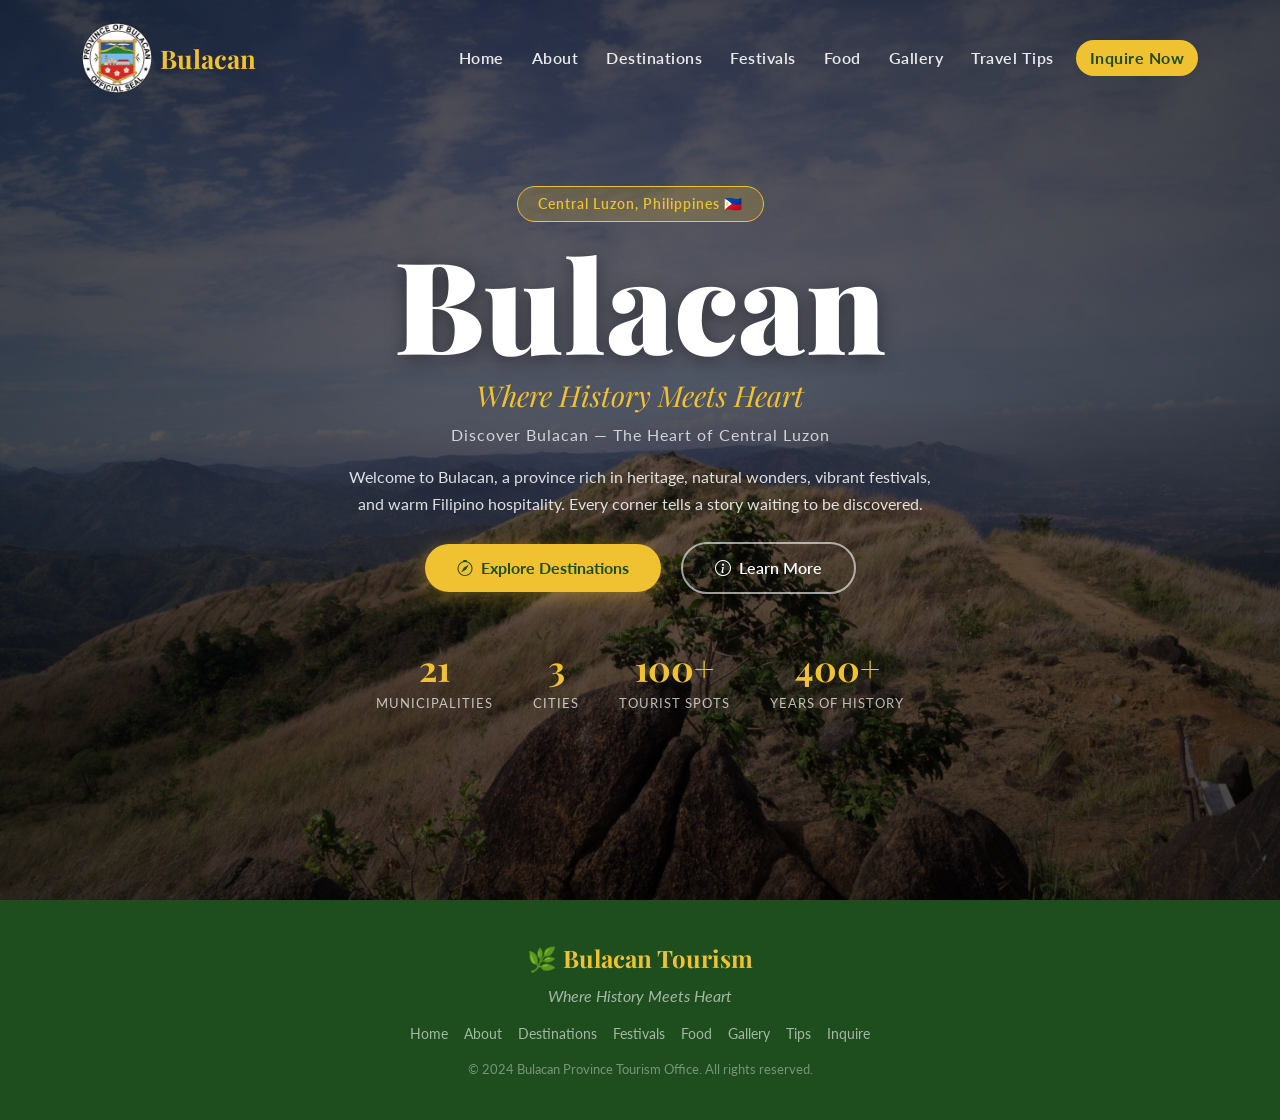
<file: index.html>
<!DOCTYPE html>
<html lang="en">
<head>
  <meta charset="UTF-8" />
  <meta name="viewport" content="width=device-width, initial-scale=1.0"/>
  <title>Bulacan Tourism — Where History Meets Heart</title>
  <link href="https://cdn.jsdelivr.net/npm/bootstrap@5.3.2/dist/css/bootstrap.min.css" rel="stylesheet"/>
  <link href="https://cdn.jsdelivr.net/npm/bootstrap-icons@1.11.3/font/bootstrap-icons.min.css" rel="stylesheet"/>
  <link href="https://fonts.googleapis.com/css2?family=Playfair+Display:wght@400;700;900&family=Lato:wght@300;400;700&display=swap" rel="stylesheet"/>
  <link rel="stylesheet" href="css/style.css"/>
  <style>
    /* Override for local testing - this works with double-click */
    .hero-section {
      background: linear-gradient(rgba(0,0,0,0.4), rgba(0,0,0,0.4)), url('images/bulacan.jpg') center/cover no-repeat !important;
    }
  </style>
</head>
<body>

  <!-- NAVBAR -->
  <nav class="navbar navbar-expand-lg navbar-dark fixed-top" id="mainNav">
    <div class="container">
      <a class="navbar-brand d-flex align-items-center gap-2" href="index.html">
        <img src="images/logo.png" alt="Bulacan Logo" class="brand-icon">
<span class="brand-text">Bulacan</span>
      </a>
      <button class="navbar-toggler" type="button" data-bs-toggle="collapse" data-bs-target="#navMenu">
        <span class="navbar-toggler-icon"></span>
      </button>
      <div class="collapse navbar-collapse" id="navMenu">
        <ul class="navbar-nav ms-auto">
          <li class="nav-item"><a class="nav-link active" href="index.html">Home</a></li>
          <li class="nav-item"><a class="nav-link" href="about.html">About</a></li>
          <li class="nav-item"><a class="nav-link" href="destinations.html">Destinations</a></li>
          <li class="nav-item"><a class="nav-link" href="festivals.html">Festivals</a></li>
          <li class="nav-item"><a class="nav-link" href="food.html">Food</a></li>
          <li class="nav-item"><a class="nav-link" href="gallery.html">Gallery</a></li>
          <li class="nav-item"><a class="nav-link" href="tips.html">Travel Tips</a></li>
          <li class="nav-item"><a class="nav-link btn-inquiry ms-2" href="inquiry.html">Inquire Now</a></li>
        </ul>
      </div>
    </div>
  </nav>

  <!-- SECTION 1: HOMEPAGE -->
  <section id="home" class="hero-section">
    <div class="hero-overlay"></div>
    <div class="hero-content text-center text-white">
      <div class="hero-badge">Central Luzon, Philippines 🇵🇭</div>
      <h1 class="hero-title">Bulacan</h1>
      <p class="hero-slogan">Where History Meets Heart</p>
      <p class="hero-sub">Discover Bulacan — The Heart of Central Luzon</p>
      <p class="hero-welcome">
        Welcome to Bulacan, a province rich in heritage, natural wonders, vibrant festivals,
        and warm Filipino hospitality. Every corner tells a story waiting to be discovered.
      </p>
      <div class="hero-buttons mt-4">
        <a href="destinations.html" class="btn btn-primary-custom me-3">
          <i class="bi bi-compass me-2"></i>Explore Destinations
        </a>
        <a href="about.html" class="btn btn-outline-custom">
          <i class="bi bi-info-circle me-2"></i>Learn More
        </a>
      </div>
      <div class="hero-stats mt-5">
        <div class="stat-item"><span class="stat-number">21</span><span class="stat-label">Municipalities</span></div>
        <div class="stat-item"><span class="stat-number">3</span><span class="stat-label">Cities</span></div>
        <div class="stat-item"><span class="stat-number">100+</span><span class="stat-label">Tourist Spots</span></div>
        <div class="stat-item"><span class="stat-number">400+</span><span class="stat-label">Years of History</span></div>
      </div>
    </div>
    
  </section>

  <!-- FOOTER -->
  <footer class="footer">
    <div class="container text-center">
      <div class="footer-brand mb-2">🌿 Bulacan Tourism</div>
      <p class="footer-tagline">Where History Meets Heart</p>
      <div class="footer-links mt-3">
        <a href="index.html">Home</a>
        <a href="about.html">About</a>
        <a href="destinations.html">Destinations</a>
        <a href="festivals.html">Festivals</a>
        <a href="food.html">Food</a>
        <a href="gallery.html">Gallery</a>
        <a href="tips.html">Tips</a>
        <a href="inquiry.html">Inquire</a>
      </div>
      <p class="footer-copy mt-3">© 2024 Bulacan Province Tourism Office. All rights reserved.</p>
    </div>
  </footer>

  <script src="https://cdn.jsdelivr.net/npm/bootstrap@5.3.2/dist/js/bootstrap.bundle.min.js"></script>
  <script src="js/script.js"></script>
</body>
</html>
</file>
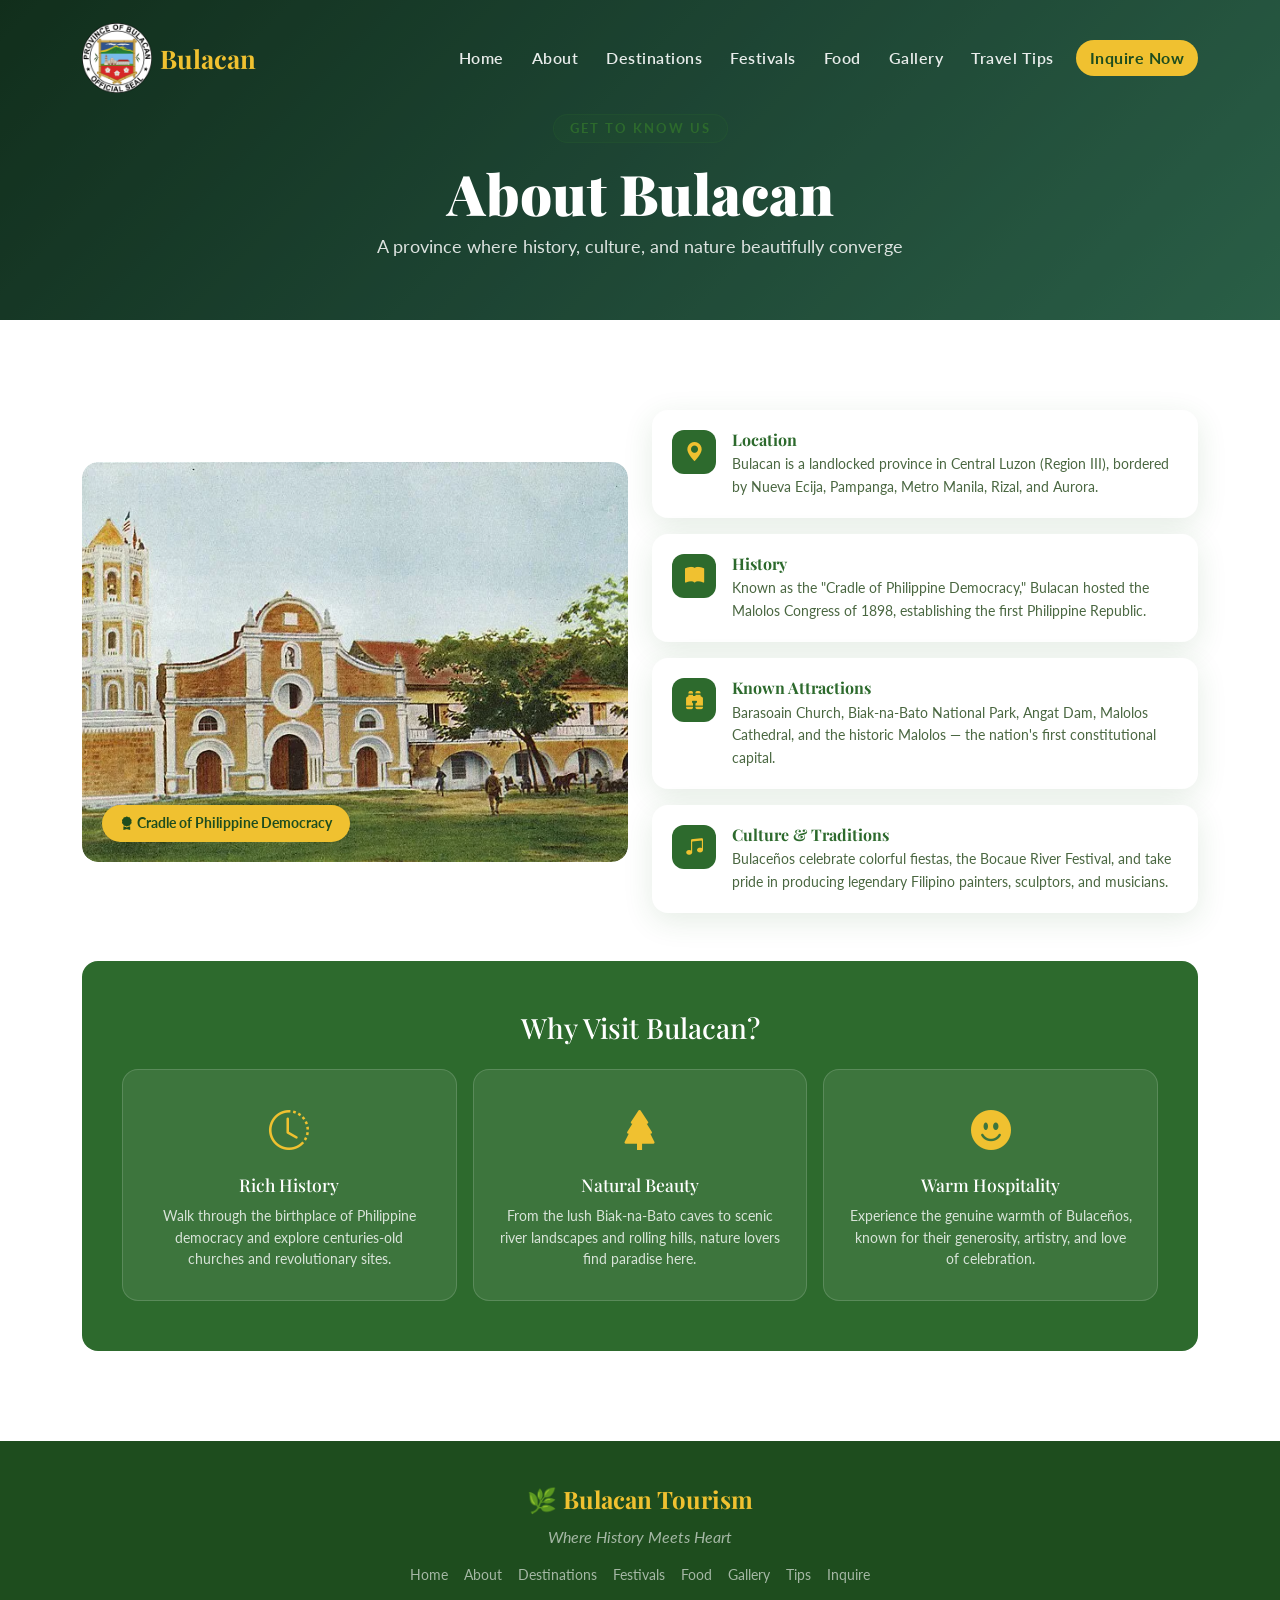
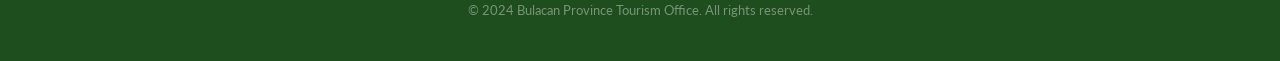
<file: about.html>
<!DOCTYPE html>
<html lang="en">
<head>
  <meta charset="UTF-8" />
  <meta name="viewport" content="width=device-width, initial-scale=1.0"/>
  <title>About — Bulacan Tourism</title>
  <link href="https://cdn.jsdelivr.net/npm/bootstrap@5.3.2/dist/css/bootstrap.min.css" rel="stylesheet"/>
  <link href="https://cdn.jsdelivr.net/npm/bootstrap-icons@1.11.3/font/bootstrap-icons.min.css" rel="stylesheet"/>
  <link href="https://fonts.googleapis.com/css2?family=Playfair+Display:wght@400;700;900&family=Lato:wght@300;400;700&display=swap" rel="stylesheet"/>
  <link rel="stylesheet" href="css/style.css"/>
</head>
<body>

  <!-- NAVBAR -->
  <nav class="navbar navbar-expand-lg navbar-dark fixed-top" id="mainNav">
    <div class="container">
      <a class="navbar-brand d-flex align-items-center gap-2" href="index.html">
        <img src="images/logo.png" alt="Bulacan Logo" class="brand-icon">
<span class="brand-text">Bulacan</span>
      </a>
      <button class="navbar-toggler" type="button" data-bs-toggle="collapse" data-bs-target="#navMenu">
        <span class="navbar-toggler-icon"></span>
      </button>
      <div class="collapse navbar-collapse" id="navMenu">
        <ul class="navbar-nav ms-auto">
          <li class="nav-item"><a class="nav-link" href="index.html">Home</a></li>
          <li class="nav-item"><a class="nav-link active" href="about.html">About</a></li>
          <li class="nav-item"><a class="nav-link" href="destinations.html">Destinations</a></li>
          <li class="nav-item"><a class="nav-link" href="festivals.html">Festivals</a></li>
          <li class="nav-item"><a class="nav-link" href="food.html">Food</a></li>
          <li class="nav-item"><a class="nav-link" href="gallery.html">Gallery</a></li>
          <li class="nav-item"><a class="nav-link" href="tips.html">Travel Tips</a></li>
          <li class="nav-item"><a class="nav-link btn-inquiry ms-2" href="inquiry.html">Inquire Now</a></li>
        </ul>
      </div>
    </div>
  </nav>

  <!-- PAGE HERO -->
  <div class="page-hero">
    <div class="page-hero-overlay"></div>
    <div class="page-hero-content text-center text-white">
      <span class="section-tag">Get to Know Us</span>
      <h1 class="page-hero-title">About Bulacan</h1>
      <p class="page-hero-sub">A province where history, culture, and nature beautifully converge</p>
    </div>
  </div>

  <!-- ABOUT SECTION -->
  <section id="about" class="section-padding">
    <div class="container">
      <div class="row g-4 align-items-center mb-5">
        <div class="col-lg-6">
          <div class="about-image-wrap">
            <img src="images/barasoain_church.jpg"
              alt="Barasoain Church" class="about-main-img"/>
            <div class="about-img-badge"><i class="bi bi-award-fill"></i> Cradle of Philippine Democracy</div>
          </div>
        </div>
        <div class="col-lg-6">
          <div class="about-info-grid">
            <div class="about-card">
              <div class="about-card-icon"><i class="bi bi-geo-alt-fill"></i></div>
              <div><h5>Location</h5><p>Bulacan is a landlocked province in Central Luzon (Region III), bordered by Nueva Ecija, Pampanga, Metro Manila, Rizal, and Aurora.</p></div>
            </div>
            <div class="about-card">
              <div class="about-card-icon"><i class="bi bi-book-fill"></i></div>
              <div><h5>History</h5><p>Known as the "Cradle of Philippine Democracy," Bulacan hosted the Malolos Congress of 1898, establishing the first Philippine Republic.</p></div>
            </div>
            <div class="about-card">
              <div class="about-card-icon"><i class="bi bi-binoculars-fill"></i></div>
              <div><h5>Known Attractions</h5><p>Barasoain Church, Biak-na-Bato National Park, Angat Dam, Malolos Cathedral, and the historic Malolos — the nation's first constitutional capital.</p></div>
            </div>
            <div class="about-card">
              <div class="about-card-icon"><i class="bi bi-music-note-beamed"></i></div>
              <div><h5>Culture & Traditions</h5><p>Bulaceños celebrate colorful fiestas, the Bocaue River Festival, and take pride in producing legendary Filipino painters, sculptors, and musicians.</p></div>
            </div>
          </div>
        </div>
      </div>
      <div class="why-visit-section">
        <h3 class="text-center mb-4">Why Visit Bulacan?</h3>
        <div class="row g-3">
          <div class="col-md-4">
            <div class="why-card"><i class="bi bi-clock-history"></i><h6>Rich History</h6><p>Walk through the birthplace of Philippine democracy and explore centuries-old churches and revolutionary sites.</p></div>
          </div>
          <div class="col-md-4">
            <div class="why-card"><i class="bi bi-tree-fill"></i><h6>Natural Beauty</h6><p>From the lush Biak-na-Bato caves to scenic river landscapes and rolling hills, nature lovers find paradise here.</p></div>
          </div>
          <div class="col-md-4">
            <div class="why-card"><i class="bi bi-emoji-smile-fill"></i><h6>Warm Hospitality</h6><p>Experience the genuine warmth of Bulaceños, known for their generosity, artistry, and love of celebration.</p></div>
          </div>
        </div>
      </div>
    </div>
  </section>

  <!-- FOOTER -->
  <footer class="footer">
    <div class="container text-center">
      <div class="footer-brand mb-2">🌿 Bulacan Tourism</div>
      <p class="footer-tagline">Where History Meets Heart</p>
      <div class="footer-links mt-3">
        <a href="index.html">Home</a>
        <a href="about.html">About</a>
        <a href="destinations.html">Destinations</a>
        <a href="festivals.html">Festivals</a>
        <a href="food.html">Food</a>
        <a href="gallery.html">Gallery</a>
        <a href="tips.html">Tips</a>
        <a href="inquiry.html">Inquire</a>
      </div>
      <p class="footer-copy mt-3">© 2024 Bulacan Province Tourism Office. All rights reserved.</p>
    </div>
  </footer>

  <script src="https://cdn.jsdelivr.net/npm/bootstrap@5.3.2/dist/js/bootstrap.bundle.min.js"></script>
  <script src="js/script.js"></script>
</body>
</html>
</file>
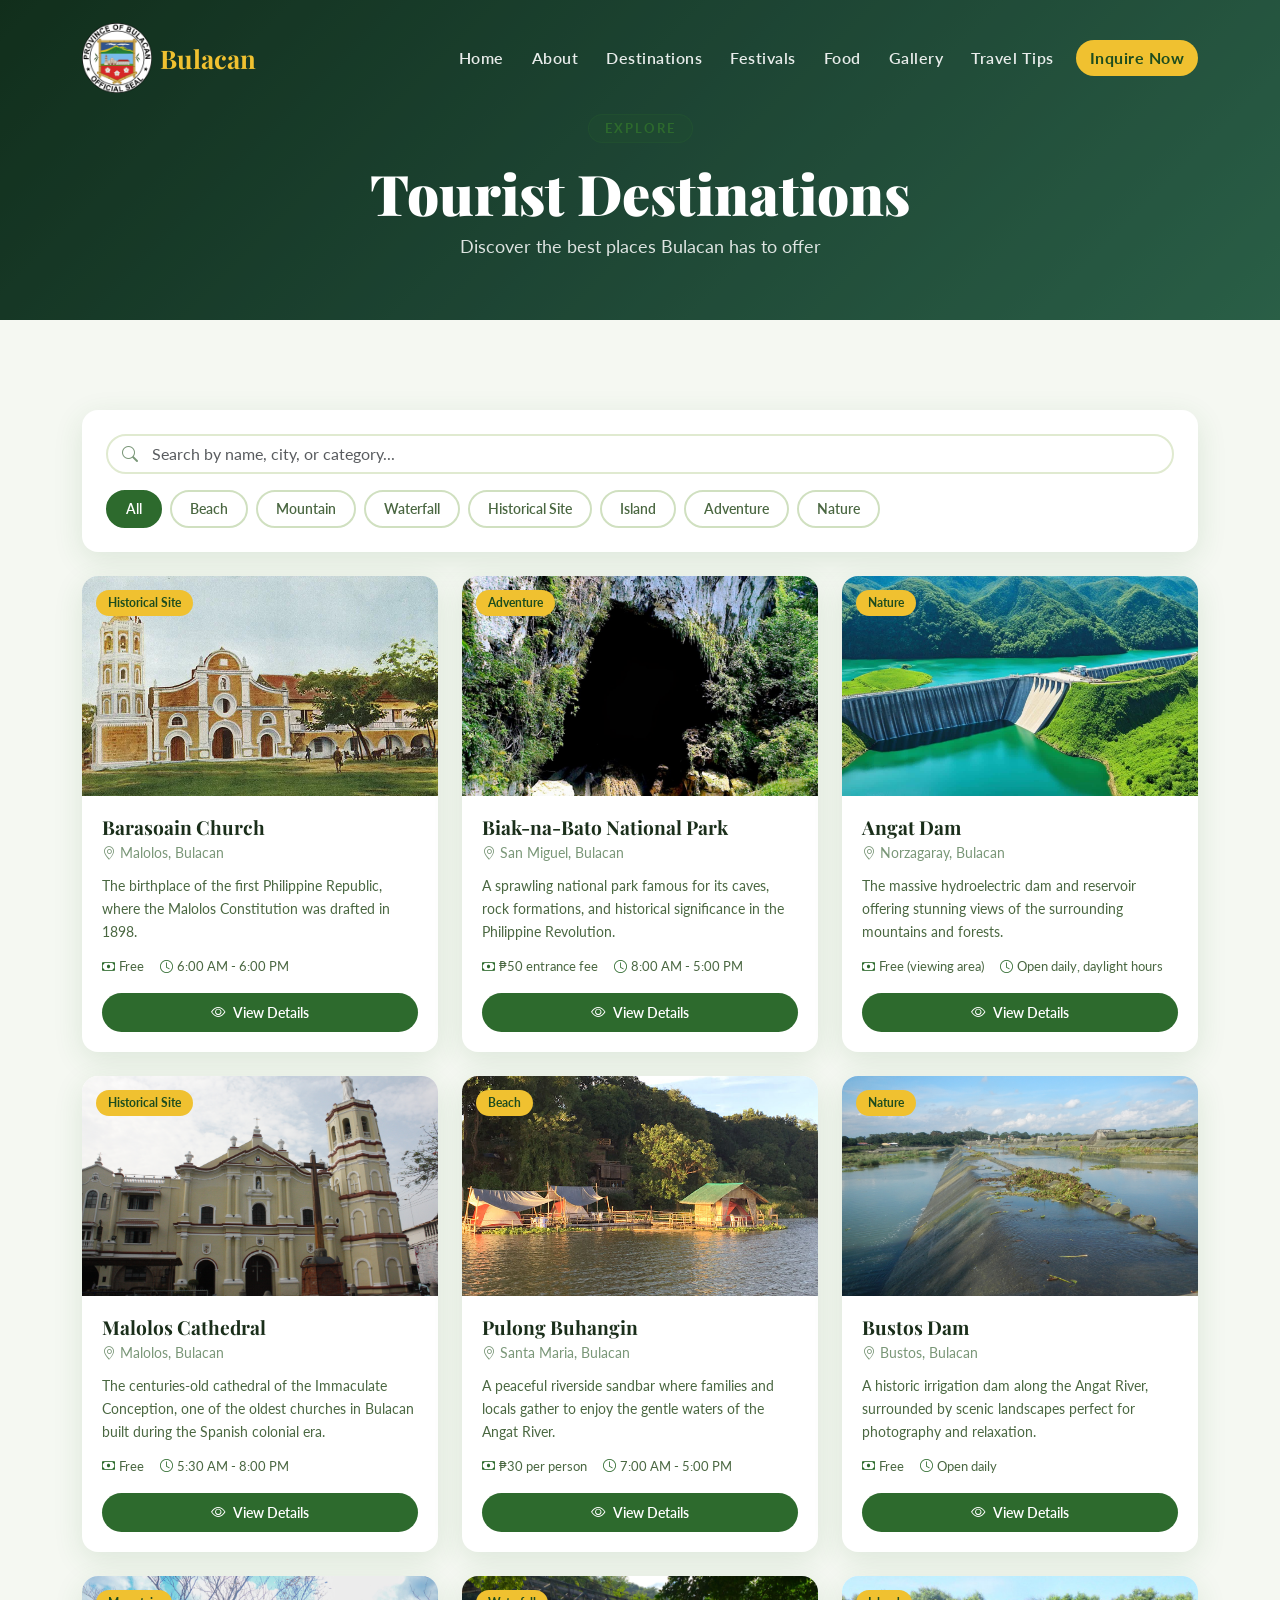
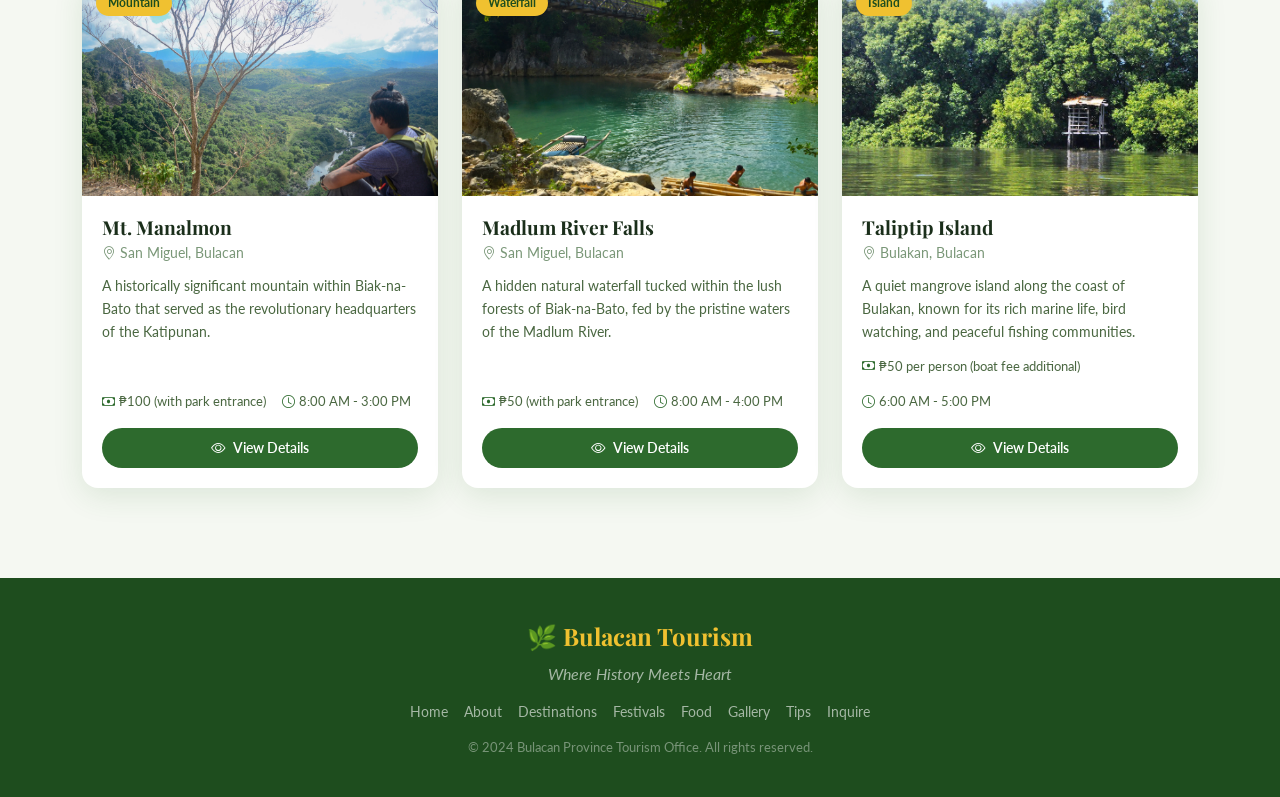
<file: destinations.html>
<!DOCTYPE html>
<html lang="en">
<head>
  <meta charset="UTF-8" />
  <meta name="viewport" content="width=device-width, initial-scale=1.0"/>
  <title>Destinations — Bulacan Tourism</title>
  <link href="https://cdn.jsdelivr.net/npm/bootstrap@5.3.2/dist/css/bootstrap.min.css" rel="stylesheet"/>
  <link href="https://cdn.jsdelivr.net/npm/bootstrap-icons@1.11.3/font/bootstrap-icons.min.css" rel="stylesheet"/>
  <link href="https://fonts.googleapis.com/css2?family=Playfair+Display:wght@400;700;900&family=Lato:wght@300;400;700&display=swap" rel="stylesheet"/>
  <link rel="stylesheet" href="css/style.css"/>
</head>
<body>

  <!-- NAVBAR -->
  <nav class="navbar navbar-expand-lg navbar-dark fixed-top" id="mainNav">
    <div class="container">
      <a class="navbar-brand d-flex align-items-center gap-2" href="index.html">
        <img src="images/logo.png" alt="Bulacan Logo" class="brand-icon">
<span class="brand-text">Bulacan</span>
      </a>
      <button class="navbar-toggler" type="button" data-bs-toggle="collapse" data-bs-target="#navMenu">
        <span class="navbar-toggler-icon"></span>
      </button>
      <div class="collapse navbar-collapse" id="navMenu">
        <ul class="navbar-nav ms-auto">
          <li class="nav-item"><a class="nav-link" href="index.html">Home</a></li>
          <li class="nav-item"><a class="nav-link" href="about.html">About</a></li>
          <li class="nav-item"><a class="nav-link active" href="destinations.html">Destinations</a></li>
          <li class="nav-item"><a class="nav-link" href="festivals.html">Festivals</a></li>
          <li class="nav-item"><a class="nav-link" href="food.html">Food</a></li>
          <li class="nav-item"><a class="nav-link" href="gallery.html">Gallery</a></li>
          <li class="nav-item"><a class="nav-link" href="tips.html">Travel Tips</a></li>
          <li class="nav-item"><a class="nav-link btn-inquiry ms-2" href="inquiry.html">Inquire Now</a></li>
        </ul>
      </div>
    </div>
  </nav>

  <!-- PAGE HERO -->
  <div class="page-hero">
    <div class="page-hero-overlay"></div>
    <div class="page-hero-content text-center text-white">
      <span class="section-tag">Explore</span>
      <h1 class="page-hero-title">Tourist Destinations</h1>
      <p class="page-hero-sub">Discover the best places Bulacan has to offer</p>
    </div>
  </div>

  <!-- DESTINATIONS SECTION -->
  <section id="destinations" class="section-padding bg-light-custom">
    <div class="container">
      <div class="search-filter-wrap mb-4">
        <div class="search-box mb-3">
          <i class="bi bi-search search-icon"></i>
          <input type="text" id="searchInput" class="form-control search-input" placeholder="Search by name, city, or category..."/>
        </div>
        <div class="filter-buttons" id="filterButtons">
          <button class="filter-btn active" data-cat="All">All</button>
          <button class="filter-btn" data-cat="Beach">Beach</button>
          <button class="filter-btn" data-cat="Mountain">Mountain</button>
          <button class="filter-btn" data-cat="Waterfall">Waterfall</button>
          <button class="filter-btn" data-cat="Historical Site">Historical Site</button>
          <button class="filter-btn" data-cat="Island">Island</button>
          <button class="filter-btn" data-cat="Adventure">Adventure</button>
          <button class="filter-btn" data-cat="Nature">Nature</button>
        </div>
      </div>
      <div class="row g-4" id="destinationCards"></div>
      <div id="noResults" class="text-center py-5 d-none">
        <i class="bi bi-search" style="font-size:3rem;color:var(--accent)"></i>
        <p class="mt-3 fs-5">No destinations found. Try a different keyword.</p>
      </div>
    </div>
  </section>

  <!-- DESTINATION MODAL -->
  <div class="modal fade" id="destinationModal" tabindex="-1">
    <div class="modal-dialog modal-lg modal-dialog-centered modal-dialog-scrollable">
      <div class="modal-content custom-modal">
        <div class="modal-header border-0">
          <button type="button" class="btn-close btn-close-white" data-bs-dismiss="modal"></button>
        </div>
        <div class="modal-body p-0" id="modalBody"></div>
      </div>
    </div>
  </div>

  <!-- FOOTER -->
  <footer class="footer">
    <div class="container text-center">
      <div class="footer-brand mb-2">🌿 Bulacan Tourism</div>
      <p class="footer-tagline">Where History Meets Heart</p>
      <div class="footer-links mt-3">
        <a href="index.html">Home</a>
        <a href="about.html">About</a>
        <a href="destinations.html">Destinations</a>
        <a href="festivals.html">Festivals</a>
        <a href="food.html">Food</a>
        <a href="gallery.html">Gallery</a>
        <a href="tips.html">Tips</a>
        <a href="inquiry.html">Inquire</a>
      </div>
      <p class="footer-copy mt-3">© 2024 Bulacan Province Tourism Office. All rights reserved.</p>
    </div>
  </footer>

  <script src="https://cdn.jsdelivr.net/npm/bootstrap@5.3.2/dist/js/bootstrap.bundle.min.js"></script>
  <script src="js/script.js"></script>
</body>
</html>
</file>
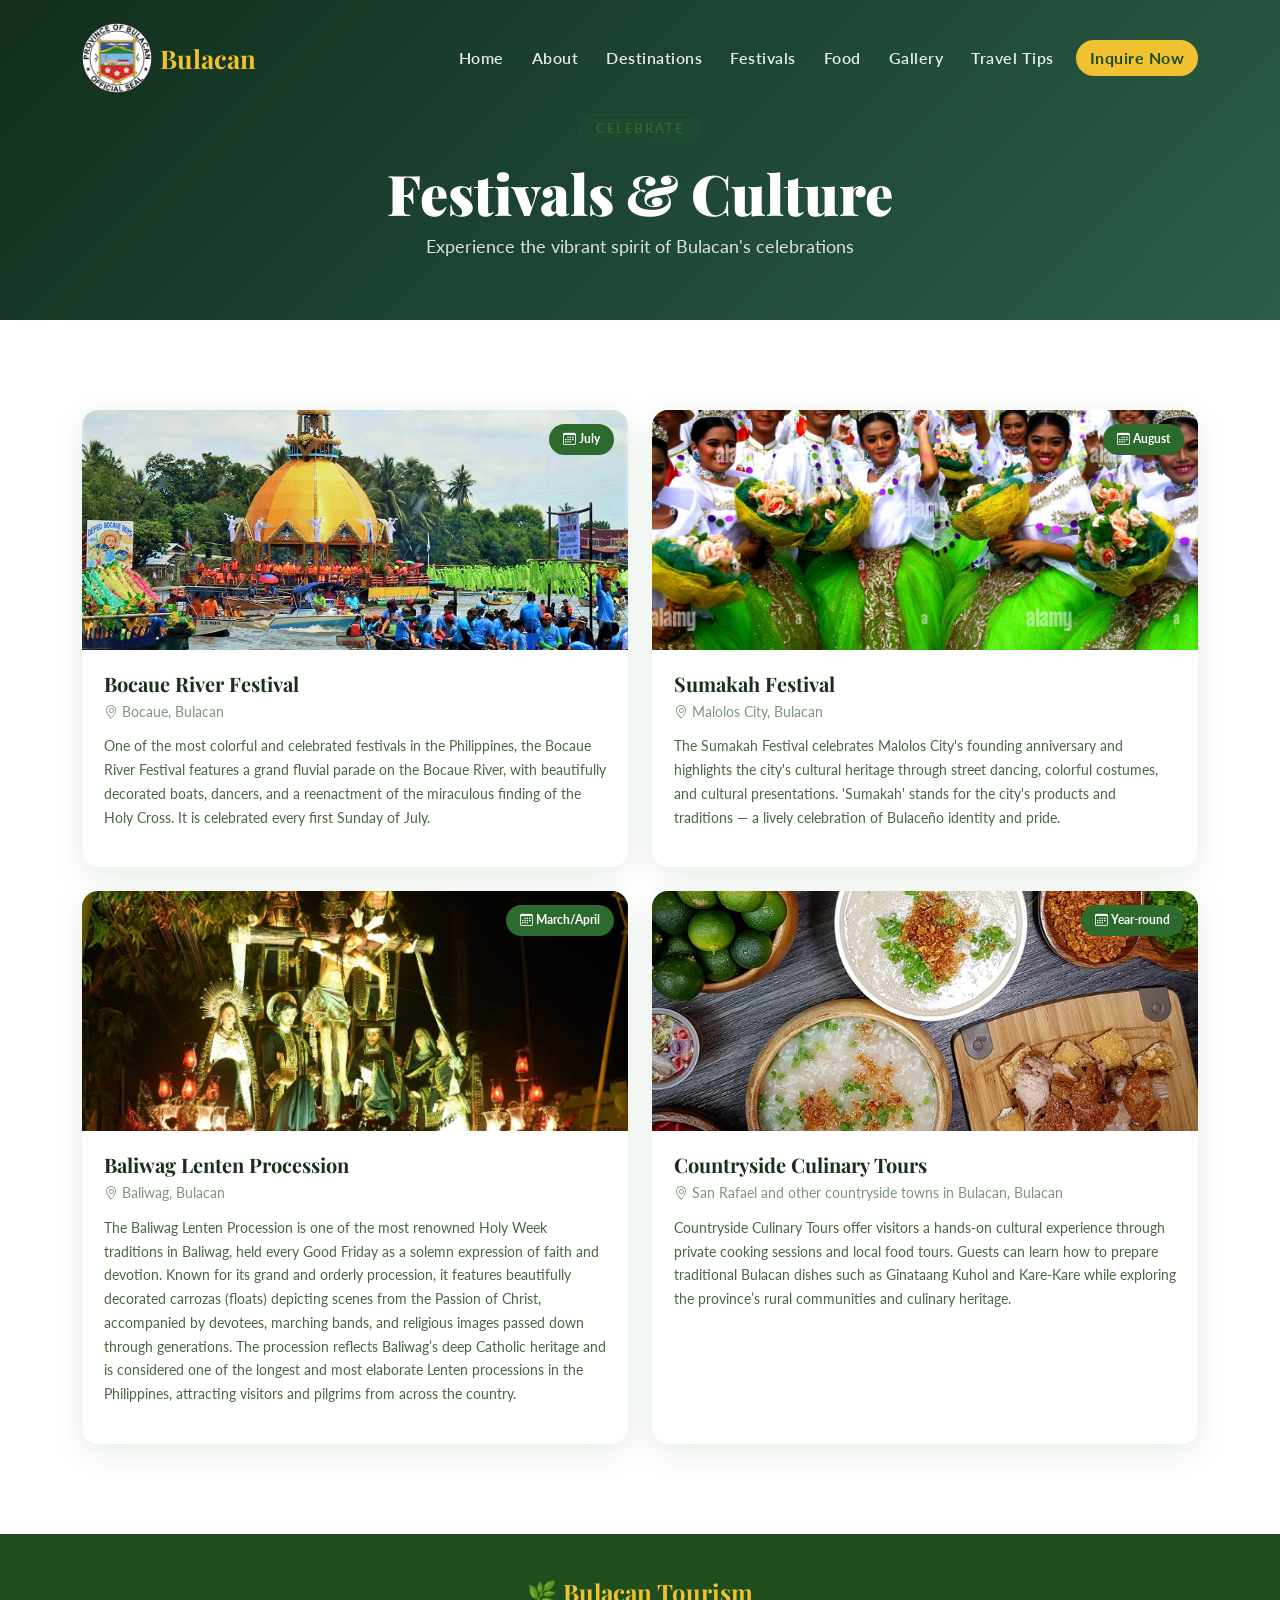
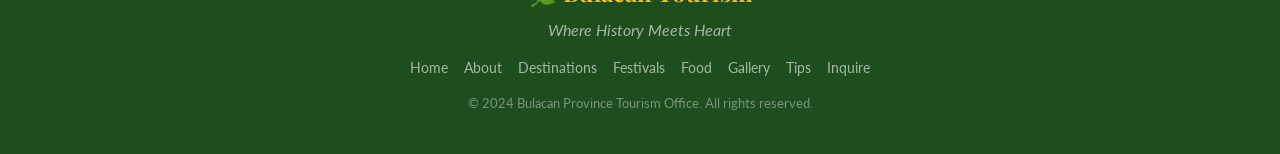
<file: festivals.html>
<!DOCTYPE html>
<html lang="en">
<head>
  <meta charset="UTF-8" />
  <meta name="viewport" content="width=device-width, initial-scale=1.0"/>
  <title>Festivals — Bulacan Tourism</title>
  <link href="https://cdn.jsdelivr.net/npm/bootstrap@5.3.2/dist/css/bootstrap.min.css" rel="stylesheet"/>
  <link href="https://cdn.jsdelivr.net/npm/bootstrap-icons@1.11.3/font/bootstrap-icons.min.css" rel="stylesheet"/>
  <link href="https://fonts.googleapis.com/css2?family=Playfair+Display:wght@400;700;900&family=Lato:wght@300;400;700&display=swap" rel="stylesheet"/>
  <link rel="stylesheet" href="css/style.css"/>
</head>
<body>

  <!-- NAVBAR -->
  <nav class="navbar navbar-expand-lg navbar-dark fixed-top" id="mainNav">
    <div class="container">
      <a class="navbar-brand d-flex align-items-center gap-2" href="index.html">
       <img src="images/logo.png" alt="Bulacan Logo" class="brand-icon">
<span class="brand-text">Bulacan</span>
      </a>
      <button class="navbar-toggler" type="button" data-bs-toggle="collapse" data-bs-target="#navMenu">
        <span class="navbar-toggler-icon"></span>
      </button>
      <div class="collapse navbar-collapse" id="navMenu">
        <ul class="navbar-nav ms-auto">
          <li class="nav-item"><a class="nav-link" href="index.html">Home</a></li>
          <li class="nav-item"><a class="nav-link" href="about.html">About</a></li>
          <li class="nav-item"><a class="nav-link" href="destinations.html">Destinations</a></li>
          <li class="nav-item"><a class="nav-link active" href="festivals.html">Festivals</a></li>
          <li class="nav-item"><a class="nav-link" href="food.html">Food</a></li>
          <li class="nav-item"><a class="nav-link" href="gallery.html">Gallery</a></li>
          <li class="nav-item"><a class="nav-link" href="tips.html">Travel Tips</a></li>
          <li class="nav-item"><a class="nav-link btn-inquiry ms-2" href="inquiry.html">Inquire Now</a></li>
        </ul>
      </div>
    </div>
  </nav>

  <!-- PAGE HERO -->
  <div class="page-hero">
    <div class="page-hero-overlay"></div>
    <div class="page-hero-content text-center text-white">
      <span class="section-tag">Celebrate</span>
      <h1 class="page-hero-title">Festivals & Culture</h1>
      <p class="page-hero-sub">Experience the vibrant spirit of Bulacan's celebrations</p>
    </div>
  </div>

  <!-- FESTIVALS SECTION -->
  <section id="festivals" class="section-padding">
    <div class="container">
      <div class="row g-4" id="festivalCards"></div>
    </div>
  </section>

  <!-- FOOTER -->
  <footer class="footer">
    <div class="container text-center">
      <div class="footer-brand mb-2">🌿 Bulacan Tourism</div>
      <p class="footer-tagline">Where History Meets Heart</p>
      <div class="footer-links mt-3">
        <a href="index.html">Home</a>
        <a href="about.html">About</a>
        <a href="destinations.html">Destinations</a>
        <a href="festivals.html">Festivals</a>
        <a href="food.html">Food</a>
        <a href="gallery.html">Gallery</a>
        <a href="tips.html">Tips</a>
        <a href="inquiry.html">Inquire</a>
      </div>
      <p class="footer-copy mt-3">© 2024 Bulacan Province Tourism Office. All rights reserved.</p>
    </div>
  </footer>

  <script src="https://cdn.jsdelivr.net/npm/bootstrap@5.3.2/dist/js/bootstrap.bundle.min.js"></script>
  <script src="js/script.js"></script>
</body>
</html>
</file>
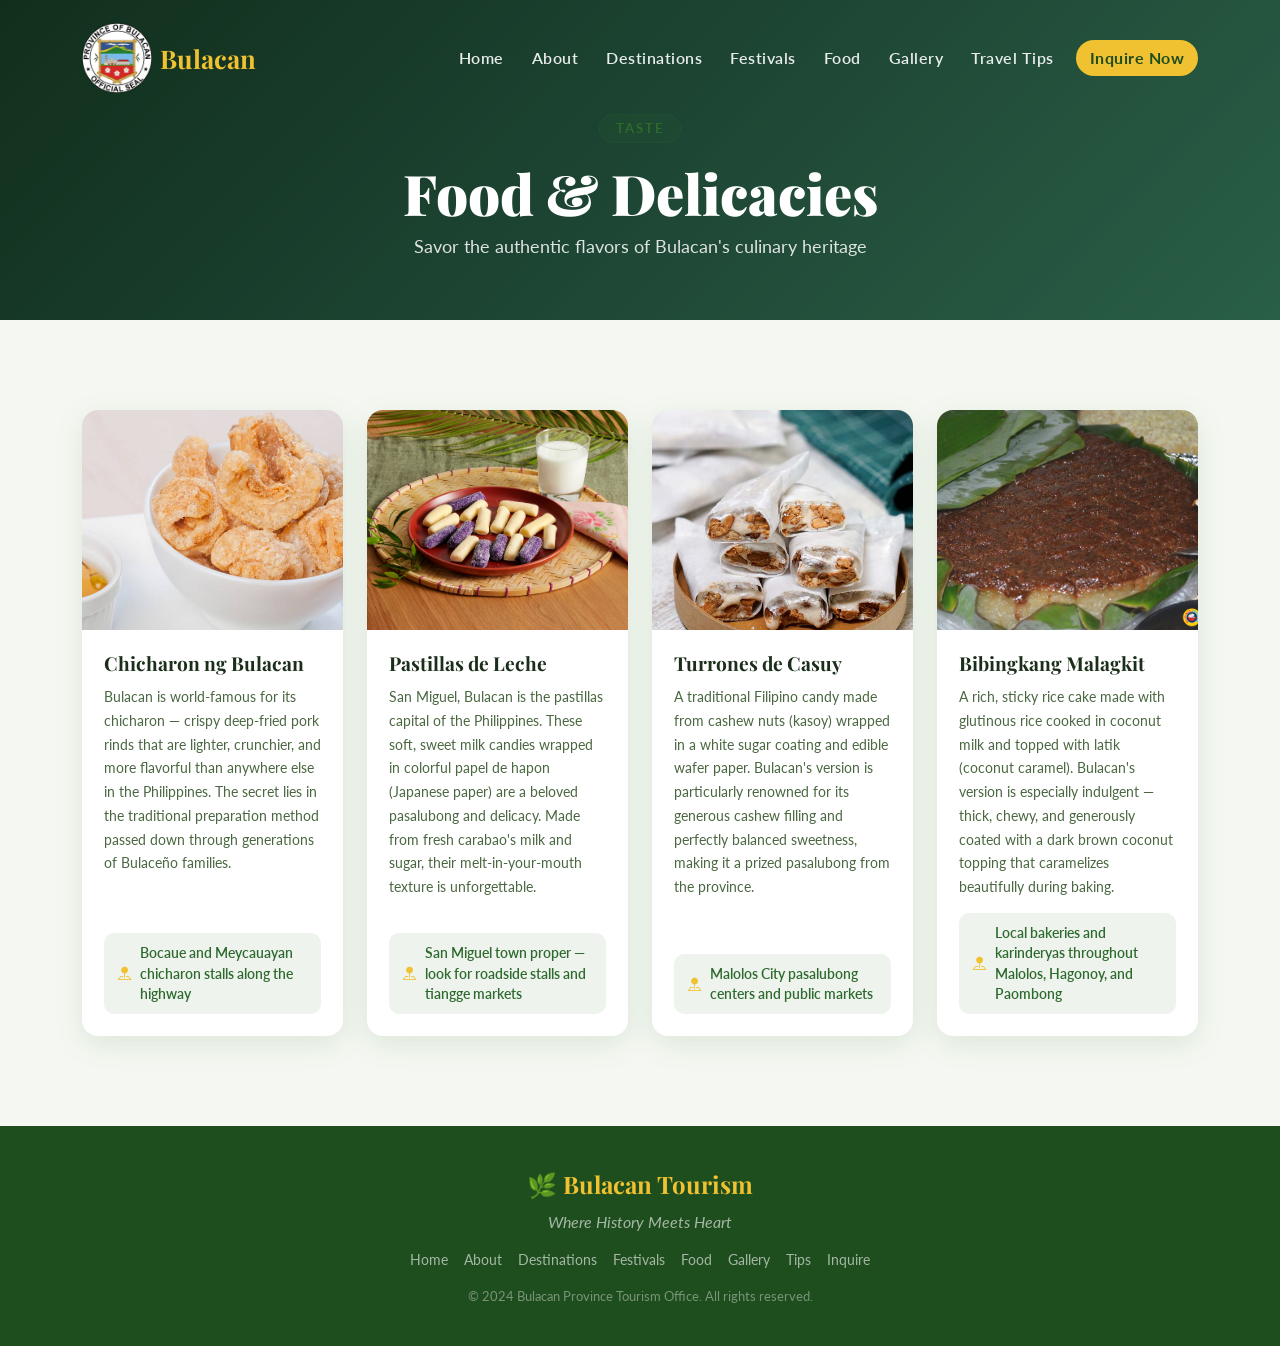
<file: food.html>
<!DOCTYPE html>
<html lang="en">
<head>
  <meta charset="UTF-8" />
  <meta name="viewport" content="width=device-width, initial-scale=1.0"/>
  <title>Food & Delicacies — Bulacan Tourism</title>
  <link href="https://cdn.jsdelivr.net/npm/bootstrap@5.3.2/dist/css/bootstrap.min.css" rel="stylesheet"/>
  <link href="https://cdn.jsdelivr.net/npm/bootstrap-icons@1.11.3/font/bootstrap-icons.min.css" rel="stylesheet"/>
  <link href="https://fonts.googleapis.com/css2?family=Playfair+Display:wght@400;700;900&family=Lato:wght@300;400;700&display=swap" rel="stylesheet"/>
  <link rel="stylesheet" href="css/style.css"/>
</head>
<body>

  <!-- NAVBAR -->
  <nav class="navbar navbar-expand-lg navbar-dark fixed-top" id="mainNav">
    <div class="container">
      <a class="navbar-brand d-flex align-items-center gap-2" href="index.html">
        <img src="images/logo.png" alt="Bulacan Logo" class="brand-icon">
<span class="brand-text">Bulacan</span>
      </a>
      <button class="navbar-toggler" type="button" data-bs-toggle="collapse" data-bs-target="#navMenu">
        <span class="navbar-toggler-icon"></span>
      </button>
      <div class="collapse navbar-collapse" id="navMenu">
        <ul class="navbar-nav ms-auto">
          <li class="nav-item"><a class="nav-link" href="index.html">Home</a></li>
          <li class="nav-item"><a class="nav-link" href="about.html">About</a></li>
          <li class="nav-item"><a class="nav-link" href="destinations.html">Destinations</a></li>
          <li class="nav-item"><a class="nav-link" href="festivals.html">Festivals</a></li>
          <li class="nav-item"><a class="nav-link active" href="food.html">Food</a></li>
          <li class="nav-item"><a class="nav-link" href="gallery.html">Gallery</a></li>
          <li class="nav-item"><a class="nav-link" href="tips.html">Travel Tips</a></li>
          <li class="nav-item"><a class="nav-link btn-inquiry ms-2" href="inquiry.html">Inquire Now</a></li>
        </ul>
      </div>
    </div>
  </nav>

  <!-- PAGE HERO -->
  <div class="page-hero">
    <div class="page-hero-overlay"></div>
    <div class="page-hero-content text-center text-white">
      <span class="section-tag">Taste</span>
      <h1 class="page-hero-title">Food & Delicacies</h1>
      <p class="page-hero-sub">Savor the authentic flavors of Bulacan's culinary heritage</p>
    </div>
  </div>

  <!-- FOOD SECTION -->
  <section id="food" class="section-padding bg-light-custom">
    <div class="container">
      <div class="row g-4" id="foodCards"></div>
    </div>
  </section>

  <!-- FOOTER -->
  <footer class="footer">
    <div class="container text-center">
      <div class="footer-brand mb-2">🌿 Bulacan Tourism</div>
      <p class="footer-tagline">Where History Meets Heart</p>
      <div class="footer-links mt-3">
        <a href="index.html">Home</a>
        <a href="about.html">About</a>
        <a href="destinations.html">Destinations</a>
        <a href="festivals.html">Festivals</a>
        <a href="food.html">Food</a>
        <a href="gallery.html">Gallery</a>
        <a href="tips.html">Tips</a>
        <a href="inquiry.html">Inquire</a>
      </div>
      <p class="footer-copy mt-3">© 2024 Bulacan Province Tourism Office. All rights reserved.</p>
    </div>
  </footer>

  <script src="https://cdn.jsdelivr.net/npm/bootstrap@5.3.2/dist/js/bootstrap.bundle.min.js"></script>
  <script src="js/script.js"></script>
</body>
</html>
</file>
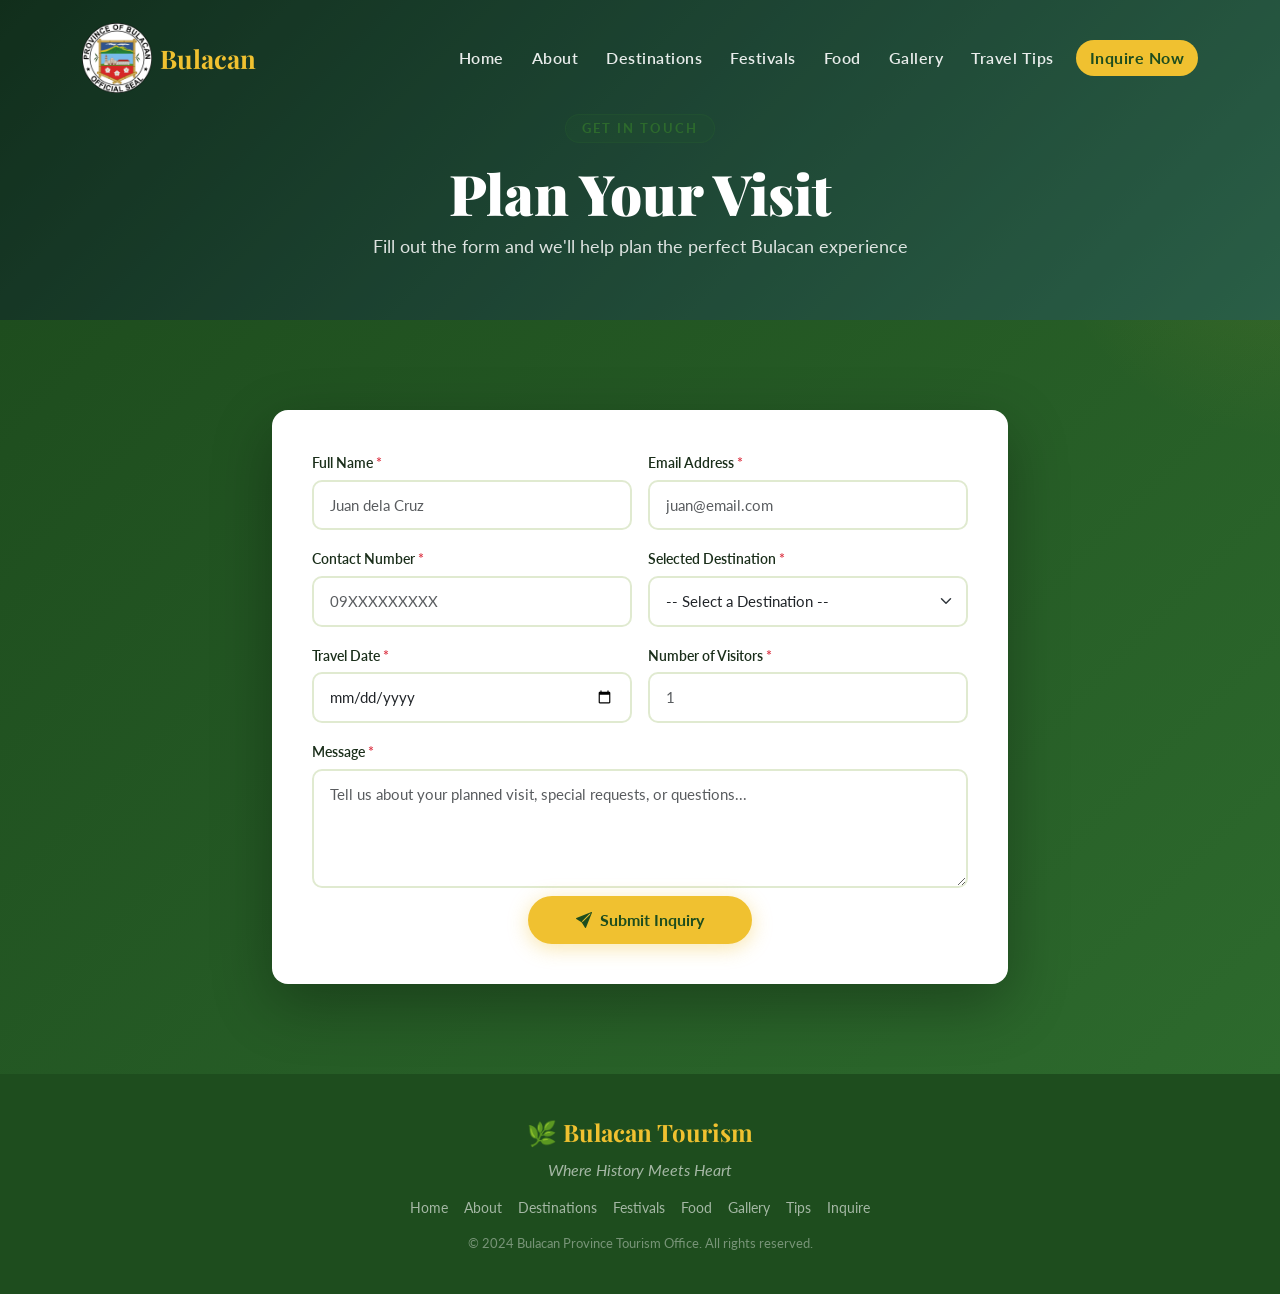
<file: inquiry.html>
<!DOCTYPE html>
<html lang="en">
<head>
  <meta charset="UTF-8" />
  <meta name="viewport" content="width=device-width, initial-scale=1.0"/>
  <title>Inquire — Bulacan Tourism</title>
  <link href="https://cdn.jsdelivr.net/npm/bootstrap@5.3.2/dist/css/bootstrap.min.css" rel="stylesheet"/>
  <link href="https://cdn.jsdelivr.net/npm/bootstrap-icons@1.11.3/font/bootstrap-icons.min.css" rel="stylesheet"/>
  <link href="https://fonts.googleapis.com/css2?family=Playfair+Display:wght@400;700;900&family=Lato:wght@300;400;700&display=swap" rel="stylesheet"/>
  <link rel="stylesheet" href="css/style.css"/>
</head>
<body>

  <!-- NAVBAR -->
  <nav class="navbar navbar-expand-lg navbar-dark fixed-top" id="mainNav">
    <div class="container">
      <a class="navbar-brand d-flex align-items-center gap-2" href="index.html">
       <img src="images/logo.png" alt="Bulacan Logo" class="brand-icon"> 
<span class="brand-text">Bulacan</span>
      </a>
      <button class="navbar-toggler" type="button" data-bs-toggle="collapse" data-bs-target="#navMenu">
        <span class="navbar-toggler-icon"></span>
      </button>
      <div class="collapse navbar-collapse" id="navMenu">
        <ul class="navbar-nav ms-auto">
          <li class="nav-item"><a class="nav-link" href="index.html">Home</a></li>
          <li class="nav-item"><a class="nav-link" href="about.html">About</a></li>
          <li class="nav-item"><a class="nav-link" href="destinations.html">Destinations</a></li>
          <li class="nav-item"><a class="nav-link" href="festivals.html">Festivals</a></li>
          <li class="nav-item"><a class="nav-link" href="food.html">Food</a></li>
          <li class="nav-item"><a class="nav-link" href="gallery.html">Gallery</a></li>
          <li class="nav-item"><a class="nav-link" href="tips.html">Travel Tips</a></li>
          <li class="nav-item"><a class="nav-link btn-inquiry active ms-2" href="inquiry.html">Inquire Now</a></li>
        </ul>
      </div>
    </div>
  </nav>

  <!-- PAGE HERO -->
  <div class="page-hero">
    <div class="page-hero-overlay"></div>
    <div class="page-hero-content text-center text-white">
      <span class="section-tag">Get In Touch</span>
      <h1 class="page-hero-title">Plan Your Visit</h1>
      <p class="page-hero-sub">Fill out the form and we'll help plan the perfect Bulacan experience</p>
    </div>
  </div>

  <!-- INQUIRY SECTION -->
  <section id="inquiry" class="section-padding inquiry-section">
    <div class="container">
      <div class="row justify-content-center">
        <div class="col-lg-8">
          <div class="inquiry-form-card">
            <form id="inquiryForm" novalidate>
              <div class="row g-3">
                <div class="col-md-6">
                  <label class="form-label">Full Name <span class="text-danger">*</span></label>
                  <input type="text" class="form-control custom-input" id="fullName" placeholder="Juan dela Cruz"/>
                  <div class="invalid-msg" id="fullNameErr">Full name is required.</div>
                </div>
                <div class="col-md-6">
                  <label class="form-label">Email Address <span class="text-danger">*</span></label>
                  <input type="text" class="form-control custom-input" id="email" placeholder="juan@email.com"/>
                  <div class="invalid-msg" id="emailErr">Enter a valid email address.</div>
                </div>
                <div class="col-md-6">
                  <label class="form-label">Contact Number <span class="text-danger">*</span></label>
                  <input type="text" class="form-control custom-input" id="contact" placeholder="09XXXXXXXXX"/>
                  <div class="invalid-msg" id="contactErr">Numbers only (e.g. 09XXXXXXXXX).</div>
                </div>
                <div class="col-md-6">
                  <label class="form-label">Selected Destination <span class="text-danger">*</span></label>
                  <select class="form-select custom-input" id="selectedDest">
                    <option value="">-- Select a Destination --</option>
                  </select>
                  <div class="invalid-msg" id="destErr">Please select a destination.</div>
                </div>
                <div class="col-md-6">
                  <label class="form-label">Travel Date <span class="text-danger">*</span></label>
                  <input type="date" class="form-control custom-input" id="travelDate"/>
                  <div class="invalid-msg" id="dateErr">Travel date is required.</div>
                </div>
                <div class="col-md-6">
                  <label class="form-label">Number of Visitors <span class="text-danger">*</span></label>
                  <input type="number" class="form-control custom-input" id="visitors" placeholder="1" min="1"/>
                  <div class="invalid-msg" id="visitorsErr">Must be at least 1 visitor.</div>
                </div>
                <div class="col-12">
                  <label class="form-label">Message <span class="text-danger">*</span></label>
                  <textarea class="form-control custom-input" id="message" rows="4" placeholder="Tell us about your planned visit, special requests, or questions..."></textarea>
                  <div class="invalid-msg" id="messageErr">Message is required.</div>
                </div>
                <div class="col-12 text-center mt-2">
                  <button type="submit" class="btn btn-primary-custom btn-lg px-5">
                    <i class="bi bi-send-fill me-2"></i>Submit Inquiry
                  </button>
                </div>
              </div>
            </form>
            <div id="formSuccess" class="form-success d-none">
              <i class="bi bi-check-circle-fill"></i>
              <h4>Inquiry Sent Successfully!</h4>
              <p>Thank you! We'll get back to you within 24 hours to help plan your Bulacan adventure.</p>
            </div>
          </div>
        </div>
      </div>
    </div>
  </section>

  <!-- FOOTER -->
  <footer class="footer">
    <div class="container text-center">
      <div class="footer-brand mb-2">🌿 Bulacan Tourism</div>
      <p class="footer-tagline">Where History Meets Heart</p>
      <div class="footer-links mt-3">
        <a href="index.html">Home</a>
        <a href="about.html">About</a>
        <a href="destinations.html">Destinations</a>
        <a href="festivals.html">Festivals</a>
        <a href="food.html">Food</a>
        <a href="gallery.html">Gallery</a>
        <a href="tips.html">Tips</a>
        <a href="inquiry.html">Inquire</a>
      </div>
      <p class="footer-copy mt-3">© 2024 Bulacan Province Tourism Office. All rights reserved.</p>
    </div>
  </footer>

  <script src="https://cdn.jsdelivr.net/npm/bootstrap@5.3.2/dist/js/bootstrap.bundle.min.js"></script>
  <script src="js/script.js"></script>
</body>
</html>
</file>
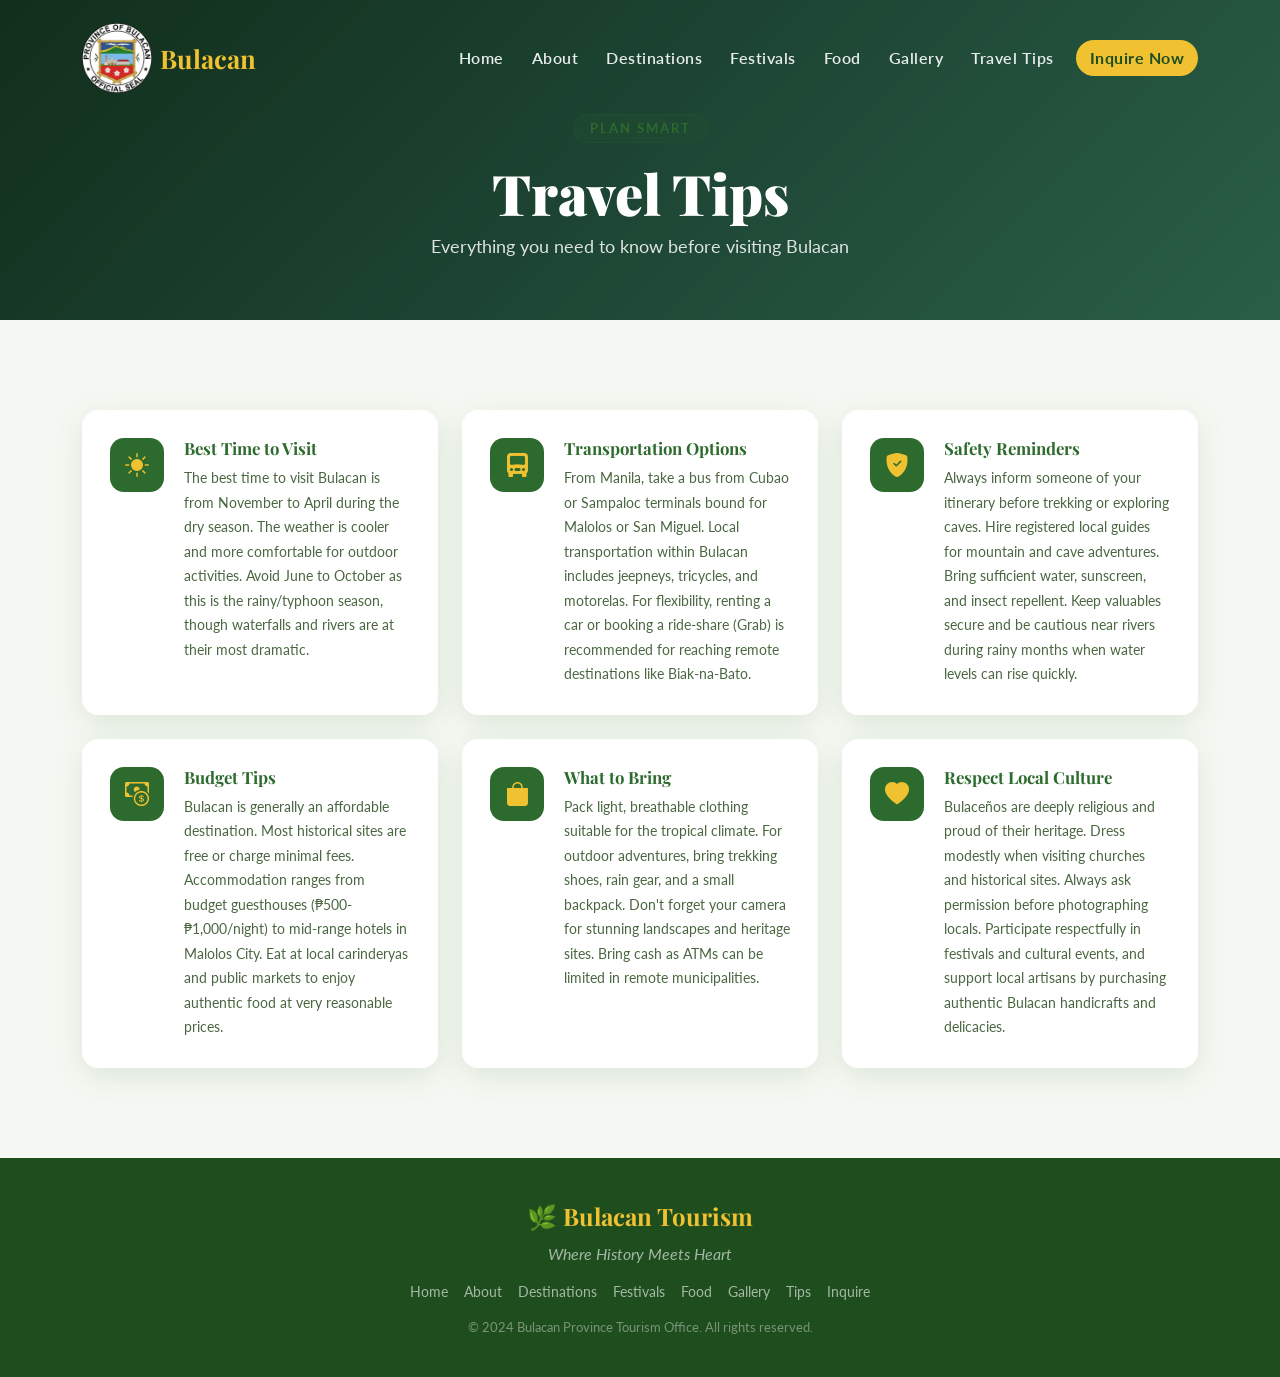
<file: tips.html>
<!DOCTYPE html>
<html lang="en">
<head>
  <meta charset="UTF-8" />
  <meta name="viewport" content="width=device-width, initial-scale=1.0"/>
  <title>Travel Tips — Bulacan Tourism</title>
  <link href="https://cdn.jsdelivr.net/npm/bootstrap@5.3.2/dist/css/bootstrap.min.css" rel="stylesheet"/>
  <link href="https://cdn.jsdelivr.net/npm/bootstrap-icons@1.11.3/font/bootstrap-icons.min.css" rel="stylesheet"/>
  <link href="https://fonts.googleapis.com/css2?family=Playfair+Display:wght@400;700;900&family=Lato:wght@300;400;700&display=swap" rel="stylesheet"/>
  <link rel="stylesheet" href="css/style.css"/>
</head>
<body>

  <!-- NAVBAR -->
  <nav class="navbar navbar-expand-lg navbar-dark fixed-top" id="mainNav">
    <div class="container">
      <a class="navbar-brand d-flex align-items-center gap-2" href="index.html">
        <img src="images/logo.png" alt="Bulacan Logo" class="brand-icon">
<span class="brand-text">Bulacan</span>
      </a>
      <button class="navbar-toggler" type="button" data-bs-toggle="collapse" data-bs-target="#navMenu">
        <span class="navbar-toggler-icon"></span>
      </button>
      <div class="collapse navbar-collapse" id="navMenu">
        <ul class="navbar-nav ms-auto">
          <li class="nav-item"><a class="nav-link" href="index.html">Home</a></li>
          <li class="nav-item"><a class="nav-link" href="about.html">About</a></li>
          <li class="nav-item"><a class="nav-link" href="destinations.html">Destinations</a></li>
          <li class="nav-item"><a class="nav-link" href="festivals.html">Festivals</a></li>
          <li class="nav-item"><a class="nav-link" href="food.html">Food</a></li>
          <li class="nav-item"><a class="nav-link" href="gallery.html">Gallery</a></li>
          <li class="nav-item"><a class="nav-link active" href="tips.html">Travel Tips</a></li>
          <li class="nav-item"><a class="nav-link btn-inquiry ms-2" href="inquiry.html">Inquire Now</a></li>
        </ul>
      </div>
    </div>
  </nav>

  <!-- PAGE HERO -->
  <div class="page-hero">
    <div class="page-hero-overlay"></div>
    <div class="page-hero-content text-center text-white">
      <span class="section-tag">Plan Smart</span>
      <h1 class="page-hero-title">Travel Tips</h1>
      <p class="page-hero-sub">Everything you need to know before visiting Bulacan</p>
    </div>
  </div>

  <!-- TIPS SECTION -->
  <section id="tips" class="section-padding bg-light-custom">
    <div class="container">
      <div class="row g-4" id="tipCards"></div>
    </div>
  </section>

  <!-- FOOTER -->
  <footer class="footer">
    <div class="container text-center">
      <div class="footer-brand mb-2">🌿 Bulacan Tourism</div>
      <p class="footer-tagline">Where History Meets Heart</p>
      <div class="footer-links mt-3">
        <a href="index.html">Home</a>
        <a href="about.html">About</a>
        <a href="destinations.html">Destinations</a>
        <a href="festivals.html">Festivals</a>
        <a href="food.html">Food</a>
        <a href="gallery.html">Gallery</a>
        <a href="tips.html">Tips</a>
        <a href="inquiry.html">Inquire</a>
      </div>
      <p class="footer-copy mt-3">© 2024 Bulacan Province Tourism Office. All rights reserved.</p>
    </div>
  </footer>

  <script src="https://cdn.jsdelivr.net/npm/bootstrap@5.3.2/dist/js/bootstrap.bundle.min.js"></script>
  <script src="js/script.js"></script>
</body>
</html>
</file>
<file: css/style.css>
/* ===== CSS VARIABLES ===== */

:root {
  --primary: #2d6a2d;
  --primary-dark: #1e4d1e;
  --primary-light: #4a9a4a;
  --accent: #f0c130;
  --accent-dark: #d4a800;
  --white: #ffffff;
  --light-bg: #f5f8f2;
  --text-dark: #1a2e1a;
  --text-mid: #4a6741;
  --text-light: #7a9778;
  --card-shadow: 0 8px 30px rgba(45,106,45,0.12);
  --card-shadow-hover: 0 16px 50px rgba(45,106,45,0.22);
  --transition: all 0.3s ease;
  --radius: 16px;
}

/* ===== BASE ===== */
* { margin:0; padding:0; box-sizing:border-box; }
html { scroll-behavior: smooth; }
body { font-family: 'Lato', sans-serif; color: var(--text-dark); overflow-x: hidden; }
h1,h2,h3,h4,h5,h6 { font-family: 'Playfair Display', serif; }

/* ===== NAVBAR ===== */
#mainNav {
  background: transparent;
  transition: var(--transition);
  padding: 18px 0;
}
#mainNav.scrolled {
  background: var(--primary-dark);
  padding: 10px 0;
  box-shadow: 0 4px 20px rgba(0,0,0,0.3);
}
.navbar-brand .brand-text {
  font-family: 'Playfair Display', serif;
  font-size: 1.6rem;
  font-weight: 700;
  color: var(--accent);
}
.brand-icon {
  height: 70px;
  width: auto;
  display: inline-block;
  vertical-align: middle;
}
.nav-link {
  color: rgba(255,255,255,0.9) !important;
  font-weight: 600;
  letter-spacing: 0.5px;
  padding: 6px 14px !important;
  transition: var(--transition);
  position: relative;
}
.nav-link::after {
  content: '';
  position: absolute;
  bottom: 0; left: 50%;
  width: 0; height: 2px;
  background: var(--accent);
  transition: var(--transition);
  transform: translateX(-50%);
}
.nav-link:hover::after { width: 80%; }
.nav-link:hover { color: var(--accent) !important; }
.btn-inquiry {
  background: var(--accent) !important;
  color: var(--primary-dark) !important;
  border-radius: 30px !important;
  font-weight: 700 !important;
}
.btn-inquiry:hover { background: var(--accent-dark) !important; }
.btn-inquiry::after { display: none; }

/* ===== HERO SECTION ===== */
.hero-section {
  min-height: 100vh;
  position: relative;
  display: flex;
  align-items: center;
  justify-content: center;
  overflow: hidden;
}

.hero-overlay {
  position: absolute;
  inset: 0;
  background: radial-gradient(ellipse at center, rgba(0,0,0,0.2) 0%, rgba(0,0,0,0.5) 100%);
  z-index: 1;
}

.hero-content {
  position: relative;
  z-index: 2;
  max-width: 800px;
  padding: 0 20px;
  animation: fadeInUp 1s ease;
}
@keyframes fadeInUp {
  from { opacity:0; transform:translateY(40px); }
  to { opacity:1; transform:translateY(0); }
}
.hero-badge {
  display: inline-block;
  background: rgba(240,193,48,0.2);
  border: 1px solid var(--accent);
  color: var(--accent);
  padding: 6px 20px;
  border-radius: 30px;
  font-size: 0.9rem;
  font-weight: 600;
  letter-spacing: 1px;
  margin-bottom: 16px;
}
.hero-title {
  font-size: clamp(4rem, 10vw, 8rem);
  font-weight: 900;
  color: var(--white);
  line-height: 1;
  text-shadow: 0 4px 20px rgba(0,0,0,0.4);
  margin-bottom: 8px;
}
.hero-slogan {
  font-family: 'Playfair Display', serif;
  font-size: clamp(1.2rem, 3vw, 1.8rem);
  color: var(--accent);
  font-style: italic;
  margin-bottom: 6px;
}
.hero-sub {
  font-size: 1rem;
  color: rgba(255,255,255,0.75);
  letter-spacing: 1px;
  margin-bottom: 16px;
}
.hero-welcome {
  font-size: 1rem;
  color: rgba(255,255,255,0.85);
  max-width: 600px;
  margin: 0 auto 8px;
  line-height: 1.7;
}
.btn-primary-custom {
  background: var(--accent);
  color: var(--primary-dark);
  border: none;
  border-radius: 50px;
  padding: 12px 32px;
  font-weight: 700;
  font-size: 1rem;
  transition: var(--transition);
  box-shadow: 0 4px 20px rgba(240,193,48,0.4);
}
.btn-primary-custom:hover {
  background: var(--accent-dark);
  color: var(--primary-dark);
  transform: translateY(-2px);
  box-shadow: 0 8px 28px rgba(240,193,48,0.5);
}
.btn-outline-custom {
  background: transparent;
  color: var(--white);
  border: 2px solid rgba(255,255,255,0.6);
  border-radius: 50px;
  padding: 12px 32px;
  font-weight: 600;
  font-size: 1rem;
  transition: var(--transition);
}
.btn-outline-custom:hover {
  background: rgba(255,255,255,0.15);
  color: var(--white);
  border-color: var(--white);
}
.hero-stats {
  display: flex;
  justify-content: center;
  gap: 40px;
  flex-wrap: wrap;
}
.stat-item { text-align: center; }
.stat-number {
  display: block;
  font-family: 'Playfair Display', serif;
  font-size: 2.2rem;
  font-weight: 700;
  color: var(--accent);
}
.stat-label {
  display: block;
  font-size: 0.8rem;
  color: rgba(255,255,255,0.7);
  letter-spacing: 1px;
  text-transform: uppercase;
}

/* ===== SECTIONS ===== */
.section-padding { padding: 90px 0; }
.bg-light-custom { background: var(--light-bg); }
.section-header { margin-bottom: 50px; }
.section-tag {
  display: inline-block;
  background: rgba(45,106,45,0.1);
  color: var(--primary);
  padding: 4px 16px;
  border-radius: 20px;
  font-size: 0.8rem;
  font-weight: 700;
  letter-spacing: 2px;
  text-transform: uppercase;
  margin-bottom: 12px;
  border: 1px solid rgba(45,106,45,0.2);
}
.section-title {
  font-size: clamp(2rem, 4vw, 2.8rem);
  font-weight: 700;
  color: var(--text-dark);
  margin-bottom: 12px;
}
.section-subtitle {
  font-size: 1.05rem;
  color: var(--text-mid);
  max-width: 550px;
  margin: 0 auto;
}

/* ===== ABOUT SECTION ===== */
.about-image-wrap { position: relative; border-radius: var(--radius); overflow: hidden; }
.about-main-img { width: 100%; height: 400px; object-fit: cover; border-radius: var(--radius); }
.about-img-badge {
  position: absolute;
  bottom: 20px; left: 20px;
  background: var(--accent);
  color: var(--primary-dark);
  padding: 8px 18px;
  border-radius: 30px;
  font-weight: 700;
  font-size: 0.85rem;
}
.about-info-grid { display: flex; flex-direction: column; gap: 16px; }
.about-card {
  display: flex;
  gap: 16px;
  align-items: flex-start;
  background: var(--white);
  padding: 20px;
  border-radius: var(--radius);
  box-shadow: var(--card-shadow);
  transition: var(--transition);
}
.about-card:hover { transform: translateY(-3px); box-shadow: var(--card-shadow-hover); }
.about-card-icon {
  width: 44px; height: 44px;
  background: var(--primary);
  border-radius: 12px;
  display: flex; align-items: center; justify-content: center;
  color: var(--accent);
  font-size: 1.2rem;
  flex-shrink: 0;
}
.about-card h5 { font-size: 1rem; font-weight: 700; color: var(--primary); margin-bottom: 4px; }
.about-card p { font-size: 0.88rem; color: var(--text-mid); margin: 0; line-height: 1.6; }
.why-visit-section { background: var(--primary); border-radius: var(--radius); padding: 50px 40px; }
.why-visit-section h3 { color: var(--white); }
.why-card {
  background: rgba(255,255,255,0.08);
  border: 1px solid rgba(255,255,255,0.15);
  border-radius: var(--radius);
  padding: 30px 24px;
  text-align: center;
  color: var(--white);
  transition: var(--transition);
}
.why-card:hover { background: rgba(255,255,255,0.15); transform: translateY(-4px); }
.why-card i { font-size: 2.5rem; color: var(--accent); display: block; margin-bottom: 14px; }
.why-card h6 { font-family: 'Playfair Display', serif; font-size: 1.1rem; margin-bottom: 10px; }
.why-card p { font-size: 0.9rem; color: rgba(255,255,255,0.8); margin: 0; }

/* ===== SEARCH & FILTER ===== */
.search-filter-wrap { background: var(--white); padding: 24px; border-radius: var(--radius); box-shadow: var(--card-shadow); }
.search-box { position: relative; }
.search-icon { position: absolute; left: 16px; top: 50%; transform: translateY(-50%); color: var(--text-light); font-size: 1rem; }
.search-input { padding-left: 44px !important; border-radius: 50px !important; border: 2px solid #e0ead0 !important; font-size: 1rem; transition: var(--transition); }
.search-input:focus { border-color: var(--primary) !important; box-shadow: 0 0 0 3px rgba(45,106,45,0.1) !important; }
.filter-buttons { display: flex; flex-wrap: wrap; gap: 8px; }
.filter-btn {
  padding: 7px 18px;
  border-radius: 30px;
  border: 2px solid #d0e0c0;
  background: transparent;
  color: var(--text-mid);
  font-weight: 600;
  font-size: 0.85rem;
  cursor: pointer;
  transition: var(--transition);
}
.filter-btn:hover, .filter-btn.active {
  background: var(--primary);
  border-color: var(--primary);
  color: var(--white);
}

/* ===== DESTINATION CARDS ===== */
.dest-card {
  background: var(--white);
  border-radius: var(--radius);
  overflow: hidden;
  box-shadow: var(--card-shadow);
  transition: var(--transition);
  height: 100%;
  display: flex;
  flex-direction: column;
}
.dest-card:hover { transform: translateY(-6px); box-shadow: var(--card-shadow-hover); }
.dest-card-img-wrap { position: relative; overflow: hidden; height: 220px; }
.dest-card-img { width: 100%; height: 100%; object-fit: cover; transition: transform 0.4s ease; }
.dest-card:hover .dest-card-img { transform: scale(1.08); }
.dest-card-category {
  position: absolute;
  top: 14px; left: 14px;
  background: var(--accent);
  color: var(--primary-dark);
  padding: 4px 12px;
  border-radius: 20px;
  font-size: 0.75rem;
  font-weight: 700;
}
.dest-card-body { padding: 20px; flex: 1; display: flex; flex-direction: column; }
.dest-card-title { font-size: 1.2rem; font-weight: 700; color: var(--text-dark); margin-bottom: 4px; }
.dest-card-city { color: var(--text-light); font-size: 0.85rem; margin-bottom: 10px; }
.dest-card-city i { margin-right: 4px; }
.dest-card-desc { font-size: 0.9rem; color: var(--text-mid); line-height: 1.6; flex: 1; margin-bottom: 14px; }
.dest-card-meta { display: flex; gap: 16px; font-size: 0.82rem; color: var(--text-mid); margin-bottom: 16px; flex-wrap: wrap; }
.dest-card-meta span i { margin-right: 4px; color: var(--primary); }
.btn-details {
  background: var(--primary);
  color: var(--white);
  border: none;
  border-radius: 30px;
  padding: 9px 22px;
  font-weight: 600;
  font-size: 0.9rem;
  cursor: pointer;
  transition: var(--transition);
  width: 100%;
}
.btn-details:hover { background: var(--primary-dark); transform: translateY(-1px); }

/* ===== MODAL ===== */
.custom-modal { background: var(--white); border-radius: var(--radius); overflow: hidden; }
.custom-modal .modal-header { background: var(--primary); padding: 12px 20px; }
.modal-dest-img { width: 100%; height: 300px; object-fit: cover; }
.modal-info { padding: 28px; }
.modal-dest-title { font-size: 1.8rem; font-weight: 700; color: var(--primary); margin-bottom: 6px; }
.modal-dest-location { color: var(--text-light); font-size: 0.95rem; margin-bottom: 20px; }
.modal-info-grid { display: grid; grid-template-columns: 1fr 1fr; gap: 14px; margin-bottom: 20px; }
.modal-info-item { background: var(--light-bg); border-radius: 10px; padding: 14px; }
.modal-info-item label { display: block; font-size: 0.75rem; color: var(--text-light); font-weight: 700; letter-spacing: 1px; text-transform: uppercase; margin-bottom: 4px; }
.modal-info-item span { font-size: 0.95rem; color: var(--text-dark); font-weight: 600; }
.modal-activities { margin-bottom: 20px; }
.modal-activities h6 { color: var(--primary); font-weight: 700; margin-bottom: 10px; }
.activity-tag {
  display: inline-block;
  background: rgba(45,106,45,0.1);
  color: var(--primary);
  padding: 4px 12px;
  border-radius: 20px;
  font-size: 0.82rem;
  font-weight: 600;
  margin: 3px;
  border: 1px solid rgba(45,106,45,0.2);
}
.modal-tip { background: rgba(240,193,48,0.12); border-left: 4px solid var(--accent); padding: 14px 18px; border-radius: 0 10px 10px 0; font-size: 0.9rem; color: var(--text-mid); }
.modal-tip i { color: var(--accent); margin-right: 6px; }

/* ===== FESTIVAL CARDS ===== */
.festival-card {
  background: var(--white);
  border-radius: var(--radius);
  overflow: hidden;
  box-shadow: var(--card-shadow);
  transition: var(--transition);
  height: 100%;
}
.festival-card:hover { transform: translateY(-6px); box-shadow: var(--card-shadow-hover); }
.festival-card-img { width: 100%; height: 240px; object-fit: cover; transition: transform 0.4s; }
.festival-card:hover .festival-card-img { transform: scale(1.05); }
.festival-card-img-wrap { overflow: hidden; position: relative; }
.festival-month-badge {
  position: absolute;
  top: 14px; right: 14px;
  background: var(--primary);
  color: var(--white);
  padding: 6px 14px;
  border-radius: 20px;
  font-size: 0.78rem;
  font-weight: 700;
}
.festival-card-body { padding: 22px; }
.festival-card-title { font-size: 1.25rem; font-weight: 700; color: var(--text-dark); margin-bottom: 6px; }
.festival-card-location { color: var(--text-light); font-size: 0.85rem; margin-bottom: 12px; }
.festival-card-desc { font-size: 0.9rem; color: var(--text-mid); line-height: 1.65; }

/* ===== FOOD CARDS ===== */
.food-card {
  background: var(--white);
  border-radius: var(--radius);
  overflow: hidden;
  box-shadow: var(--card-shadow);
  transition: var(--transition);
  height: 100%;
  display: flex;
  flex-direction: column;
}
.food-card:hover { transform: translateY(-6px); box-shadow: var(--card-shadow-hover); }
.food-card-img-wrap { overflow: hidden; height: 220px; }
.food-card-img { width: 100%; height: 100%; object-fit: cover; transition: transform 0.4s; }
.food-card:hover .food-card-img { transform: scale(1.08); }
.food-card-body { padding: 22px; flex: 1; display: flex; flex-direction: column; }
.food-card-title { font-size: 1.2rem; font-weight: 700; color: var(--text-dark); margin-bottom: 10px; }
.food-card-desc { font-size: 0.9rem; color: var(--text-mid); line-height: 1.65; flex: 1; margin-bottom: 14px; }
.food-card-where {
  display: flex;
  align-items: center;
  gap: 8px;
  font-size: 0.85rem;
  color: var(--primary);
  font-weight: 600;
  background: rgba(45,106,45,0.08);
  padding: 10px 14px;
  border-radius: 10px;
}
.food-card-where i { color: var(--accent); }

/* ===== GALLERY ===== */
.gallery-grid {
  display: grid;
  grid-template-columns: repeat(auto-fill, minmax(200px, 1fr));
  gap: 10px;
}
.gallery-item {
  position: relative;
  overflow: hidden;
  border-radius: 10px;
  aspect-ratio: 1;
  cursor: pointer;
}
.gallery-item img { width: 100%; height: 100%; object-fit: cover; transition: transform 0.4s; }
.gallery-item:hover img { transform: scale(1.1); }
.gallery-overlay {
  position: absolute;
  inset: 0;
  background: rgba(45,106,45,0.6);
  display: flex;
  align-items: center;
  justify-content: center;
  opacity: 0;
  transition: var(--transition);
}
.gallery-item:hover .gallery-overlay { opacity: 1; }
.gallery-overlay i { color: var(--white); font-size: 2rem; }

/* ===== LIGHTBOX ===== */
.lightbox-overlay {
  position: fixed;
  inset: 0;
  background: rgba(0,0,0,0.95);
  z-index: 9999;
  display: flex;
  align-items: center;
  justify-content: center;
}
.lightbox-content { text-align: center; max-width: 85vw; max-height: 85vh; }
.lightbox-content img { max-width: 100%; max-height: 75vh; border-radius: 10px; object-fit: contain; }
.lightbox-caption { color: rgba(255,255,255,0.85); margin-top: 12px; font-size: 0.95rem; }
.lightbox-counter { color: rgba(255,255,255,0.5); font-size: 0.8rem; margin-top: 4px; }
.lightbox-close {
  position: absolute;
  top: 20px; right: 20px;
  background: rgba(255,255,255,0.1);
  border: 1px solid rgba(255,255,255,0.2);
  color: var(--white);
  border-radius: 50%;
  width: 44px; height: 44px;
  display: flex; align-items: center; justify-content: center;
  cursor: pointer;
  font-size: 1.1rem;
  transition: var(--transition);
}
.lightbox-close:hover { background: rgba(255,255,255,0.2); }
.lightbox-nav {
  position: absolute;
  top: 50%;
  transform: translateY(-50%);
  background: rgba(255,255,255,0.1);
  border: 1px solid rgba(255,255,255,0.2);
  color: var(--white);
  border-radius: 50%;
  width: 50px; height: 50px;
  display: flex; align-items: center; justify-content: center;
  cursor: pointer;
  font-size: 1.2rem;
  transition: var(--transition);
}
.lightbox-nav:hover { background: rgba(255,255,255,0.25); }
.lightbox-prev { left: 20px; }
.lightbox-next { right: 20px; }

/* ===== TRAVEL TIPS ===== */
.tip-card {
  background: var(--white);
  border-radius: var(--radius);
  padding: 28px;
  box-shadow: var(--card-shadow);
  transition: var(--transition);
  display: flex;
  gap: 20px;
  align-items: flex-start;
  height: 100%;
}
.tip-card:hover { transform: translateY(-4px); box-shadow: var(--card-shadow-hover); }
.tip-icon {
  width: 54px; height: 54px;
  background: var(--primary);
  border-radius: 14px;
  display: flex; align-items: center; justify-content: center;
  color: var(--accent);
  font-size: 1.5rem;
  flex-shrink: 0;
}
.tip-card h5 { font-size: 1.05rem; font-weight: 700; color: var(--primary); margin-bottom: 8px; }
.tip-card p { font-size: 0.9rem; color: var(--text-mid); line-height: 1.7; margin: 0; }

/* ===== INQUIRY FORM ===== */
.inquiry-section {
  background: linear-gradient(135deg, var(--primary-dark) 0%, var(--primary) 100%);
  position: relative;
  overflow: hidden;
}
.inquiry-section::before {
  content: '';
  position: absolute;
  top: -50%; right: -20%;
  width: 500px; height: 500px;
  background: radial-gradient(circle, rgba(240,193,48,0.1) 0%, transparent 70%);
  border-radius: 50%;
}
.inquiry-form-card {
  background: var(--white);
  border-radius: var(--radius);
  padding: 40px;
  box-shadow: 0 20px 60px rgba(0,0,0,0.3);
}
.custom-input {
  border: 2px solid #e0ead0 !important;
  border-radius: 10px !important;
  padding: 12px 16px !important;
  font-size: 0.95rem !important;
  transition: var(--transition) !important;
}
.custom-input:focus {
  border-color: var(--primary) !important;
  box-shadow: 0 0 0 3px rgba(45,106,45,0.1) !important;
}
.custom-input.is-invalid { border-color: #dc3545 !important; }
.custom-input.is-valid { border-color: #198754 !important; }
.invalid-msg { color: #dc3545; font-size: 0.82rem; margin-top: 4px; display: none; }
.invalid-msg.show { display: block; }
.form-label { font-weight: 600; color: var(--text-dark); font-size: 0.9rem; margin-bottom: 6px; }
.form-success {
  text-align: center;
  padding: 40px 20px;
}
.form-success i { font-size: 4rem; color: var(--primary); display: block; margin-bottom: 16px; }
.form-success h4 { color: var(--primary); font-weight: 700; margin-bottom: 10px; }
.form-success p { color: var(--text-mid); }

/* ===== INQUIRY SECTION TAG ===== */
.inquiry-section .section-tag {
  background: rgba(240,193,48,0.2);
  color: var(--accent);
  border-color: rgba(240,193,48,0.4);
}

/* ===== FOOTER ===== */
.footer {
  background: var(--primary-dark);
  color: rgba(255,255,255,0.8);
  padding: 40px 0 24px;
}
.footer-brand { font-family: 'Playfair Display', serif; font-size: 1.5rem; color: var(--accent); font-weight: 700; }
.footer-tagline { color: rgba(255,255,255,0.6); font-style: italic; margin: 0; }
.footer-links { display: flex; flex-wrap: wrap; justify-content: center; gap: 16px; }
.footer-links a { color: rgba(255,255,255,0.6); text-decoration: none; font-size: 0.85rem; transition: var(--transition); }
.footer-links a:hover { color: var(--accent); }
.footer-copy { color: rgba(255,255,255,0.4); font-size: 0.8rem; }

/* ===== RESPONSIVE ===== */
@media (max-width: 768px) {
  .hero-stats { gap: 20px; }
  .modal-info-grid { grid-template-columns: 1fr; }
  .about-main-img { height: 260px; }
  .gallery-grid { grid-template-columns: repeat(auto-fill, minmax(140px, 1fr)); }
  .why-visit-section { padding: 34px 20px; }
  .inquiry-form-card { padding: 24px 18px; }
  .tip-card { flex-direction: column; }
  .lightbox-nav { width: 38px; height: 38px; font-size: 1rem; }
  .lightbox-prev { left: 8px; }
  .lightbox-next { right: 8px; }
}

/* =============================================
   PAGE HERO — inner page banner
   ============================================= */
.page-hero {
  position: relative;
  height: 320px;
  background: linear-gradient(135deg, #1a472a 0%, #2d6a4f 50%, #40916c 100%);
  display: flex;
  align-items: center;
  justify-content: center;
  overflow: hidden;
}
.page-hero-overlay {
  position: absolute;
  inset: 0;
  background: rgba(0, 0, 0, 0.35);
}
.page-hero-content {
  position: relative;
  z-index: 2;
  padding-top: 70px;
}
.page-hero-title {
  font-family: 'Playfair Display', serif;
  font-size: clamp(2rem, 5vw, 3.5rem);
  font-weight: 900;
  margin: 0.25rem 0;
}
.page-hero-sub {
  font-size: 1.1rem;
  opacity: 0.85;
  margin-top: 0.5rem;
}
</file>
